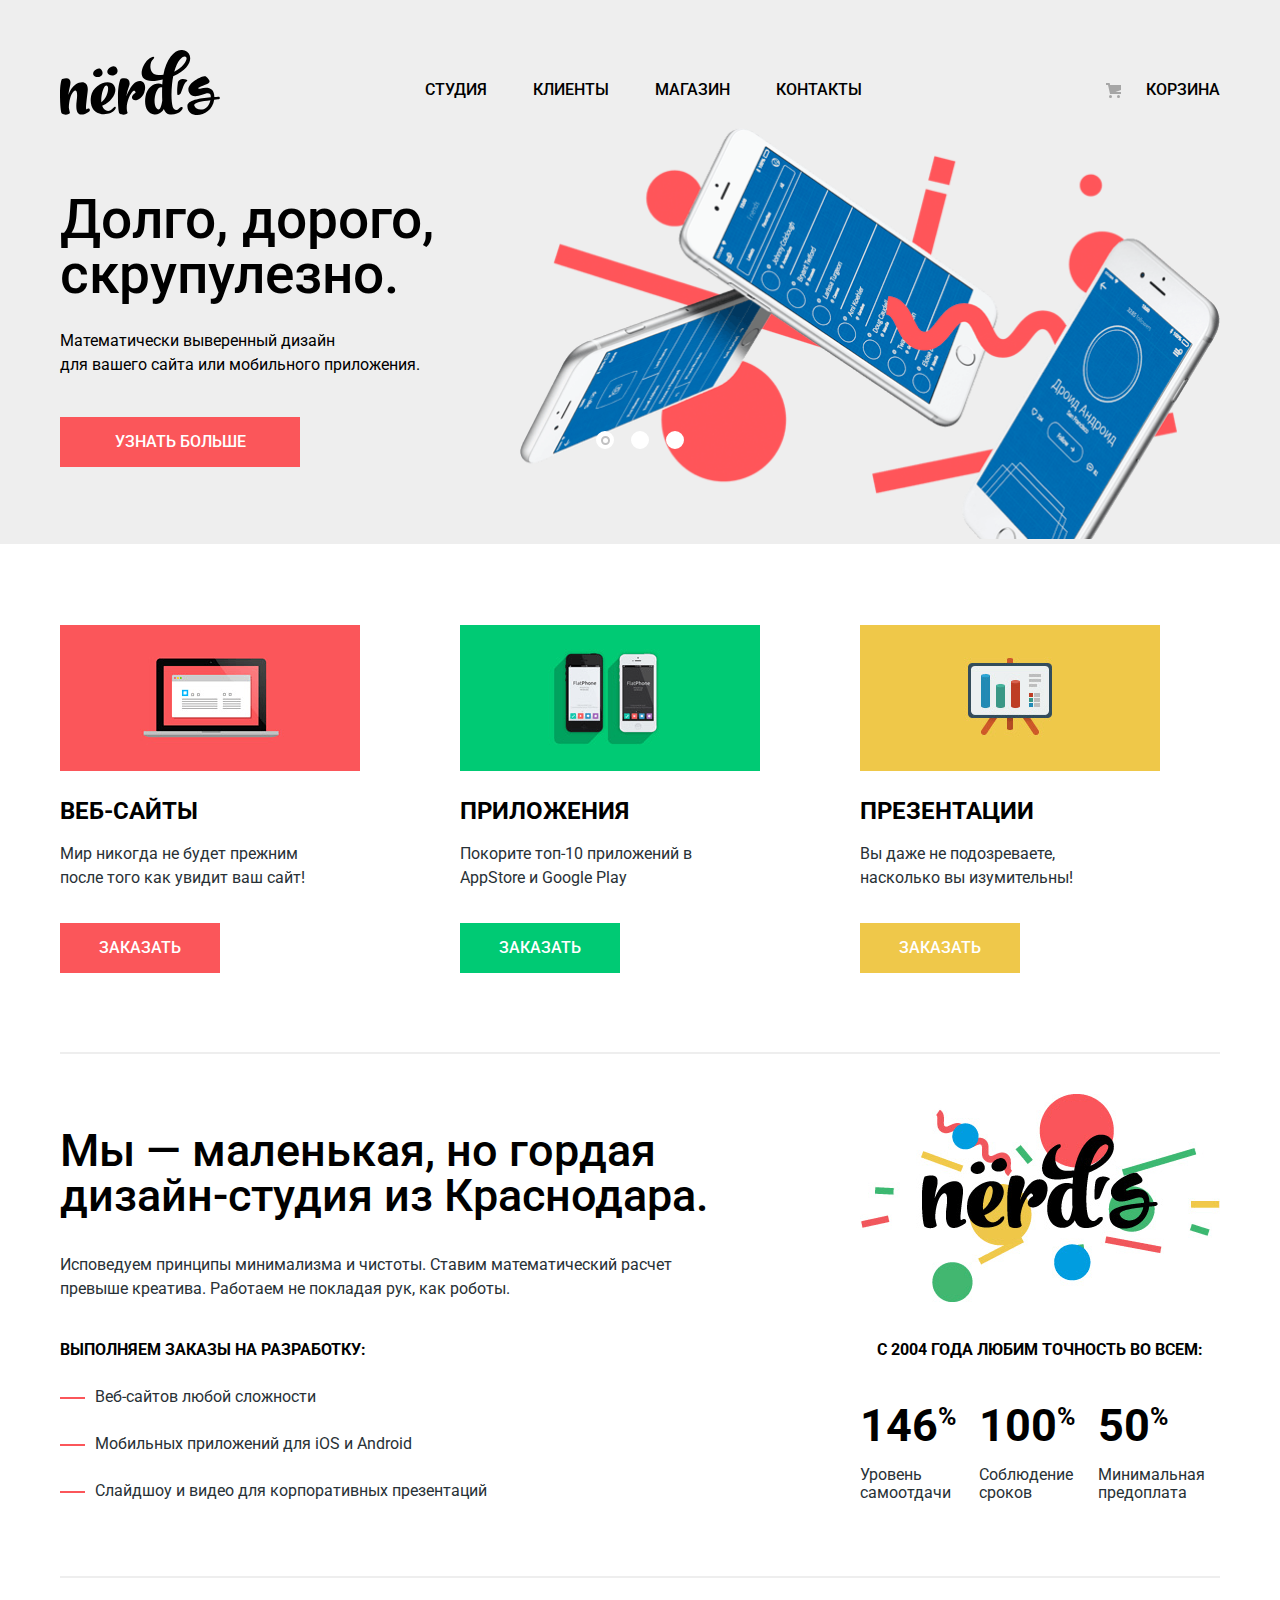
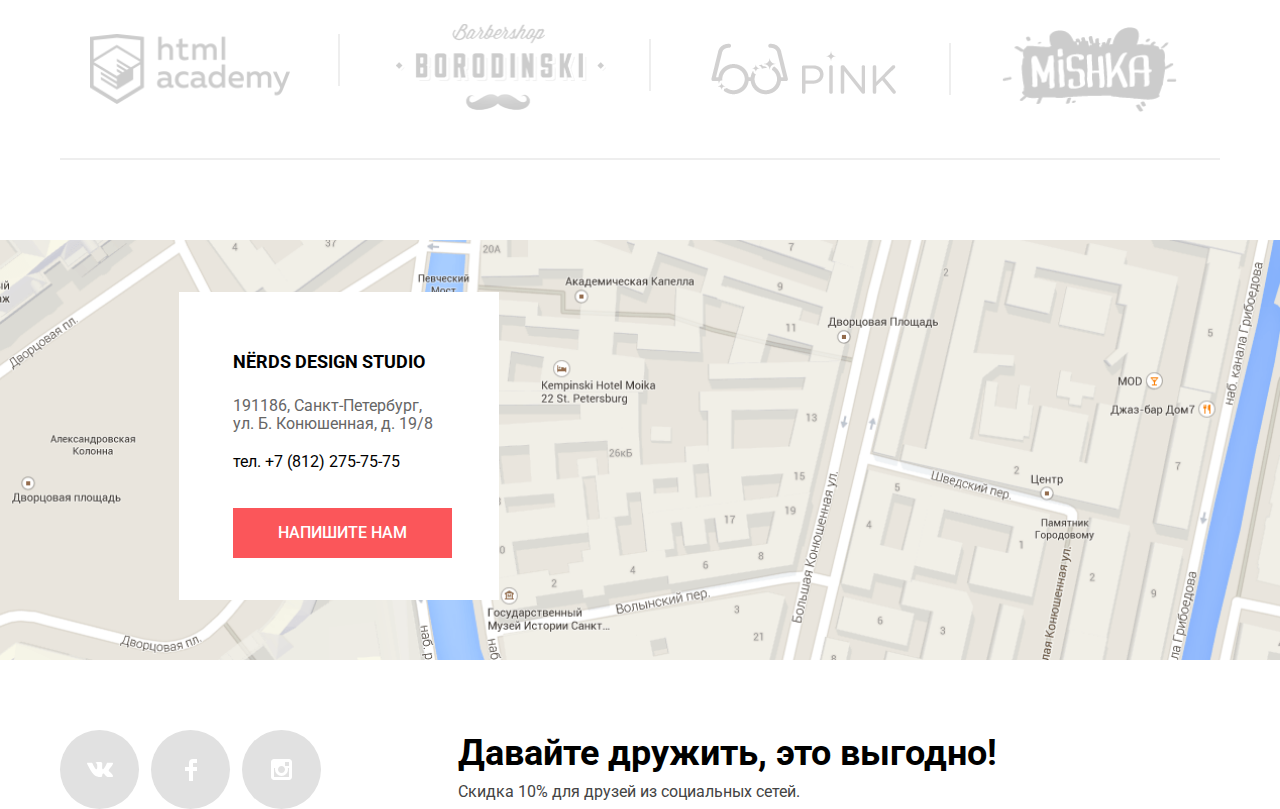
<file: index.html>
<!DOCTYPE html>
<html lang="ru">
  <head>
	<title>Nerds</title>		
	  <link rel="stylesheet" href="css/style.css" />
	  <meta charset="utf-8">
	  <link href="https://fonts.googleapis.com/css?family=Roboto:400,500,700&display=swap&subset=cyrillic" rel="stylesheet">
	</head>
	
	<body>

	  <header class="main-header">
	    <div class="container">
		  <nav class="main-nav">
				<div class="logo">
					<img src="img/icons/nerds-logo.svg" alt="Логотип проекта Нёрдс" title="Нёрдс" width="160" height="65">
				</div>
				<ul class="main-menu">
					<li class="main-menu-item"><a href="#">Студия</a></li>
					<li class="main-menu-item"><a href="#">Клиенты</a></li>
					<li class="main-menu-item"><a href="catalog.html">Магазин</a></li>
					<li class="main-menu-item"><a href="#">Контакты</a></li>	
				</ul>
				<a class="cart-menu" href="#">Корзина</a>
		  </nav>
			</div>
	  </header>
		
	  <main>

			<section class="main-slider">    				
				<div class="container">
					<input type="radio" id="product-1" name="toggle" checked>
					<input type="radio" id="product-2" name="toggle">
					<input type="radio" id="product-3" name="toggle">
					<div class="slider-controls">
						<label for="product-1" aria-label="Первый слайд">Первый</label>
						<label for="product-2" aria-label="Второй слайд">Второй</label>
						<label for="product-3" aria-label="Третий слайд">Третий</label>
					</div>
					<ul class="slider-list">
						
						<li class="slider-item" id="slide1">
							<div class="slider-text">
								<p class="slide-title">Долго, дорого,<br>скрупулезно.</p>
								<p class="slide-description">Математически выверенный дизайн<br> 
								для вашего сайта или мобильного приложения.</p>
								<a class="button button-slide" href="#">Узнать больше</a>
							</div>
							<div class="slide1-image">
							<img src="./img/phones.png" width="760" height="430" alt="картинка мобильного приложения">
							</div>
						</li>
						
						<li class="slider-item" id="slide2">
							<div class="slider-text">
								<p class="slide-title">Любим математику<br>
									как никто другой</p>
								<p class="slide-description">Никакого креатива, только математические формулы для расчета идеальных пропорций.</p>
								<a class="button button-slide" href="#">Узнать больше</a>
							</div>
							<div class="slide2-image">
							<img src="./img/slide2.png" width="660" height="430" alt="картинка математических формул">
							</div>
						</li>
						
						<li class="slider-item" id="slide3">
							<div class="slider-text">
								<p class="slide-title">Только ночь,<br>
									только хардкор</p>
								<p class="slide-description">Работать днем, как все? Мы против этого. Ближе к полуночи работа только начинается.</p>
								<a class="button button-slide" href="#">Узнать больше</a>
							</div>
							<div class="slide3-image">
							<img src="./img/slide3.png" width="700" height="430" alt="картинка работа ночью">
							</div>
						</li>
					
					</ul>
					
				</div>
			</section>

		<div class="service container">
			<ul class="service-list">
				<li class="service-item">
					<img class="image-item" src="img/web.png" alt="Веб-сайты" title="Веб-сайты" width="300" height="146">
					<h3>Веб-сайты</h3>
					<p>Мир никогда не будет прежним<br>после того как увидит ваш сайт!</p>
					<a href="#" class="button button-red">Заказать</a>
				</li>
				<li class="service-item">
					<img class="image-item" src="img/app.png" alt="Приложения" title="Приложения" width="300" height="146">
					<h3>Приложения</h3>
					<p>Покорите топ-10 приложений в<br> AppStore и Google Play</p>
					<a href="#" class="button button-green">Заказать</a>
				</li>
				<li class="service-item">
					<img class="image-item" src="img/presentation.png" alt="Презентации" title="Презентации" width="300" height="146">
					<h3>Презентации</h3>
					<p>Вы даже не подозреваете,<br> насколько вы изумительны!</p>
					<a href="#" class="button button-yellow">Заказать</a>        
				</li>														
			</ul>
		</div>

		<div class="features container">

			<div class="feature">
				<p class="feature-title">Мы — маленькая, но гордая <br>дизайн-студия из Краснодара.</p>
      	<p class="feature-text">Исповедуем принципы минимализма и чистоты. Ставим математический расчет <br>превыше креатива. Работаем не покладая рук, как роботы.</p>
      	<p class="feature-secondtitle">Выполняем заказы на разработку:</p>
      	<ul class="feature-list">
        	<li class="feature-item">Веб-сайтов любой сложности</li>
        	<li class="feature-item">Мобильных приложений для iOS и Android</li>
					<li class="feature-item">Слайдшоу и видео для корпоративных презентаций</li>			
				</ul>
			</div>

			<div class="percents">
				<img class="percents-image" src="img/nerds-illustration.png" alt="Второй логотип студии Нёрдс" title="Логотип студии Нёрдс" width="360" height="208">
				<h3 class="percents-title">с 2004 года Любим точность во всем:</h3>
				<dl class="percents-list">
					<div class="percents-level">
						<dt>146<sup>%</sup></dt>
						<dd>Уровень<br>самоотдачи</dd>
					</div>
					<div class="percents-level">
						<dt>100<sup>%</sup></dt>
						<dd>Соблюдение<br>сроков</dd>
					</div>
					<div class="percents-level">
						<dt>50<sup>%</sup></dt>
						<dd>Минимальная<br>предоплата</dd>
					</div>					
				</dl>
			</div>	

		</div>

		<div class="partners container">
			<ul class="partners-list">
				<li class="partners-item">
					<a href="https://htmlacademy.ru/intensive/htmlcss" target="_blank"><img src="img/logo-1.png" width="200" height="70" alt="Логотип Html Academy"></a>
				</li>
				<li class="partners-item">
					<a href="#"><img src="img/logo-2.png" width="210" height="90" alt="Логотип Barbershop Borodinski"></a>
				</li>
				<li class="partners-item">
					<a href="#"><img src="img/logo-3.png" width="185" height="52" alt="Логотип Pink"></a>
				</li>
				<li class="partners-item">
					<a href="#"><img src="img/logo-4.png" width="175" height="85" alt="Логотип Mishka"></a>
				</li>
			</ul>
		</div>

		</main>
		
		<footer class="main-footer">

			<div class="main-map">
				<div class="main-map-contacts">
					<p class="main-map-title">Nёrds design studio</p>
					<p class="main-map-adress">191186, Санкт-Петербург,<br> ул. Б. Конюшенная, д. 19/8</p>
					<p class="main-map-tel"><a class="tel" href="tel:+78122757575">тел. +7 (812) 275-75-75</a></p>
					<button class="button modal-link" type="button">Напишите нам</button>
				</div>
				<iframe src="https://www.google.com/maps/embed?pb=!1m18!1m12!1m3!1d1998.654168778302!2d30.324424403167985!
				3d59.93788053140718!2m3!1f0!2f0!3f0!3m2!1i1024!2i768!4f13.1!3m3!1m2!1s0x4696310fca5ba729%3A0xea9c53d4493c879f!
				2z0JHQvtC70YzRiNCw0Y8g0JrQvtC90Y7RiNC10L3QvdCw0Y8g0YPQuy4sIDE5LCDQodCw0L3QutGCLdCf0LXRgtC10YDQsdGD0YDQsywgMTkxMTg2!5e0!
				3m2!1sru!2sru!4v1544704404879" width="100%"></iframe>			
			</div>

			<div class="footer container">				

				<div class="soc-button">
					<a href="#"><img src="img/icons/vk-icon.svg" width="26" height="15" alt="vk icon"></a>
					<a href="#"><img src="img/icons/icon-book.svg" width="12" height="22" alt="facebook icon"></a>
					<a href="#"><img src="img/icons/insta-icon.svg" width="21" height="21" alt="instagram icon"></a>
				</div>	

				<div class="footer-list">
					<p class="footer-title">Давайте дружить, это выгодно!</p>
					<p class="footer-text">Скидка 10% для друзей из социальных сетей.</p>
				</div>				

			</div>
			
		</footer>		

		<div class="modal">
			<div class="modal-close-container">
    	<h2>Напишите нам</h2>
    	<form class="feedback" action="https://echo.htmlacademy.ru" method="post">
    		<div class="feedback-username-email">
    			<p class="half-width">
    				<label for="write-username">Ваше имя:</label>
    				<input type="text" name="login" id="write-username" placeholder="Имя Фамилия">
    			</p>
    			<p class="half-width">
    				<label for="write-email">Ваш e-mail:</label>
    				<input type="email" name="email" id="write-email" placeholder="email@example.com">
    			</p>
   			</div>
    		<p class="full-width">
    			<label for="write-text">Текст письма:</label>
    			<input class="text-mail" type="text" name="text" id="write-text" placeholder="В свободной форме">
    		</p>
    		<button class="button button-red button-modal" type="submit">Отправить</button>
			</form>			
				<button class="modal-close" type="button">      	
				</button>
			</div>	
		</div>
    	


		<script src="js/modal.js"></script>
	  
	</body>
</html>
</file>
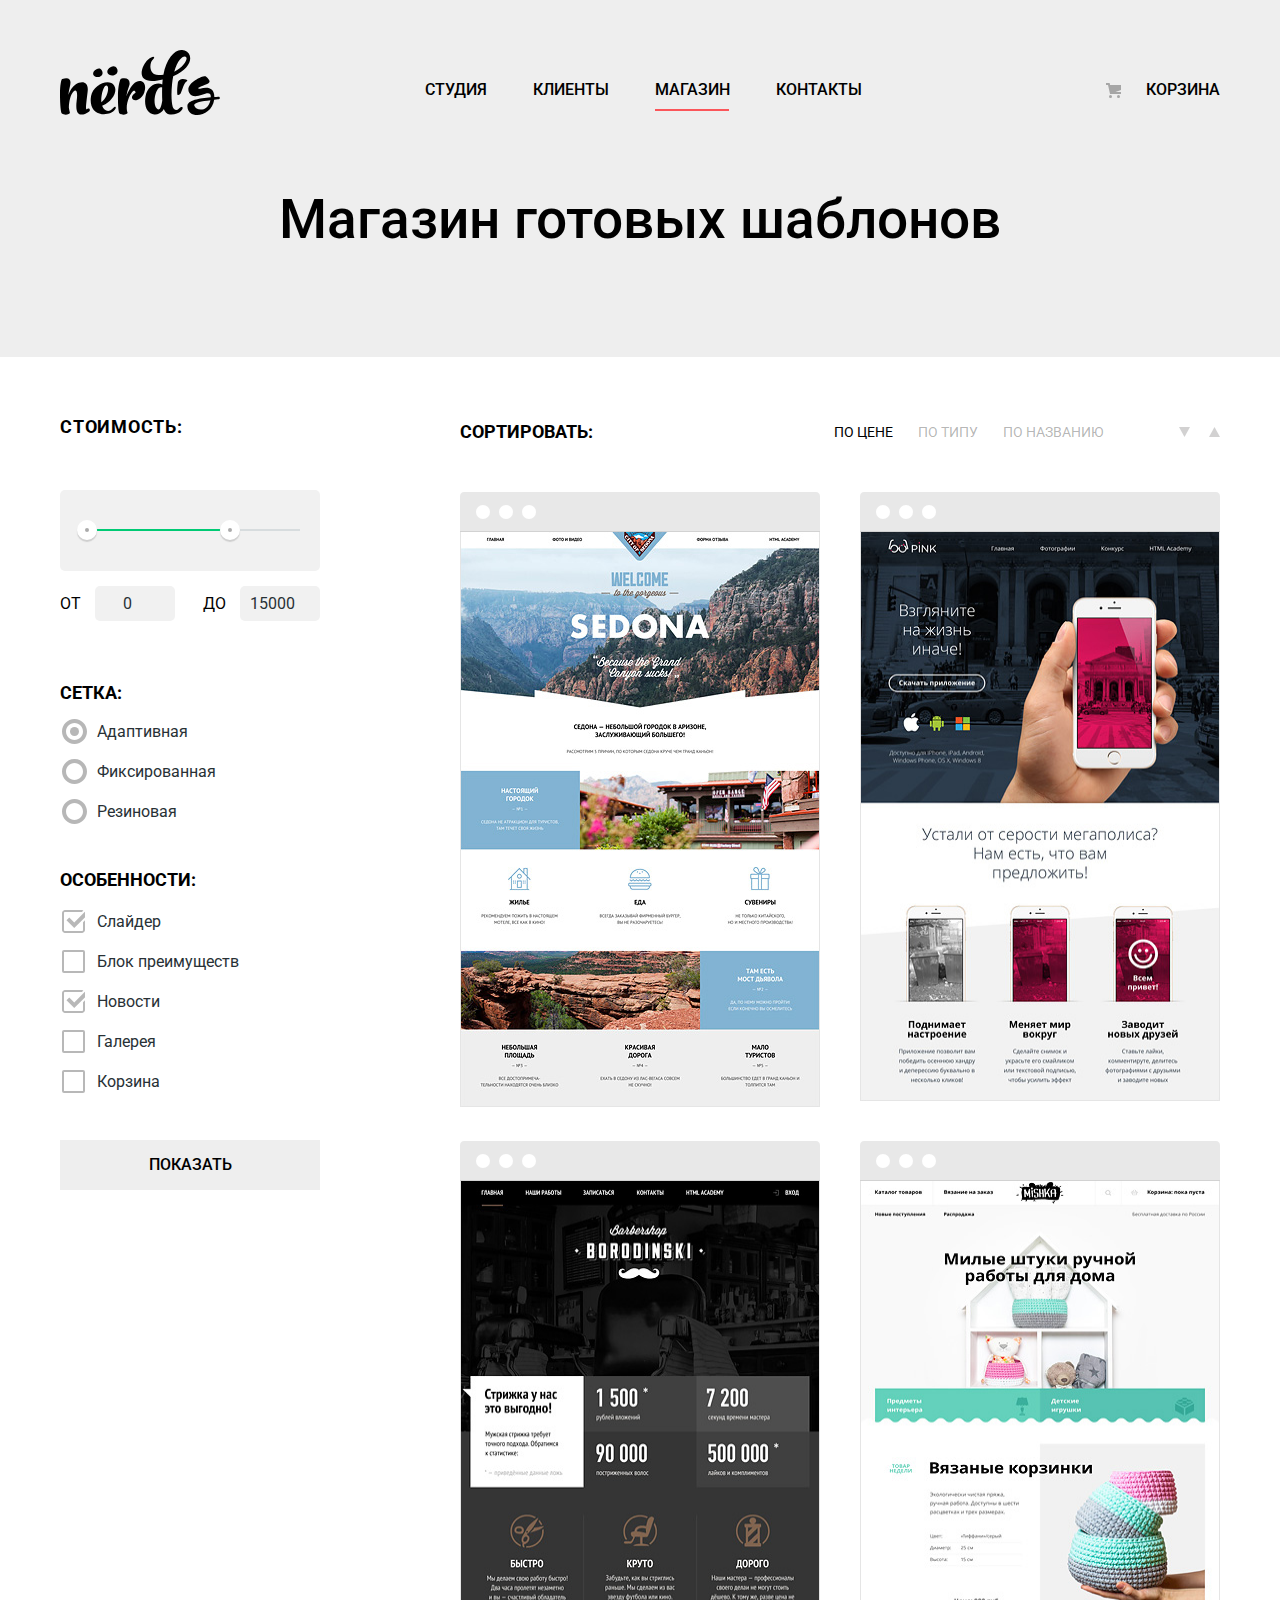
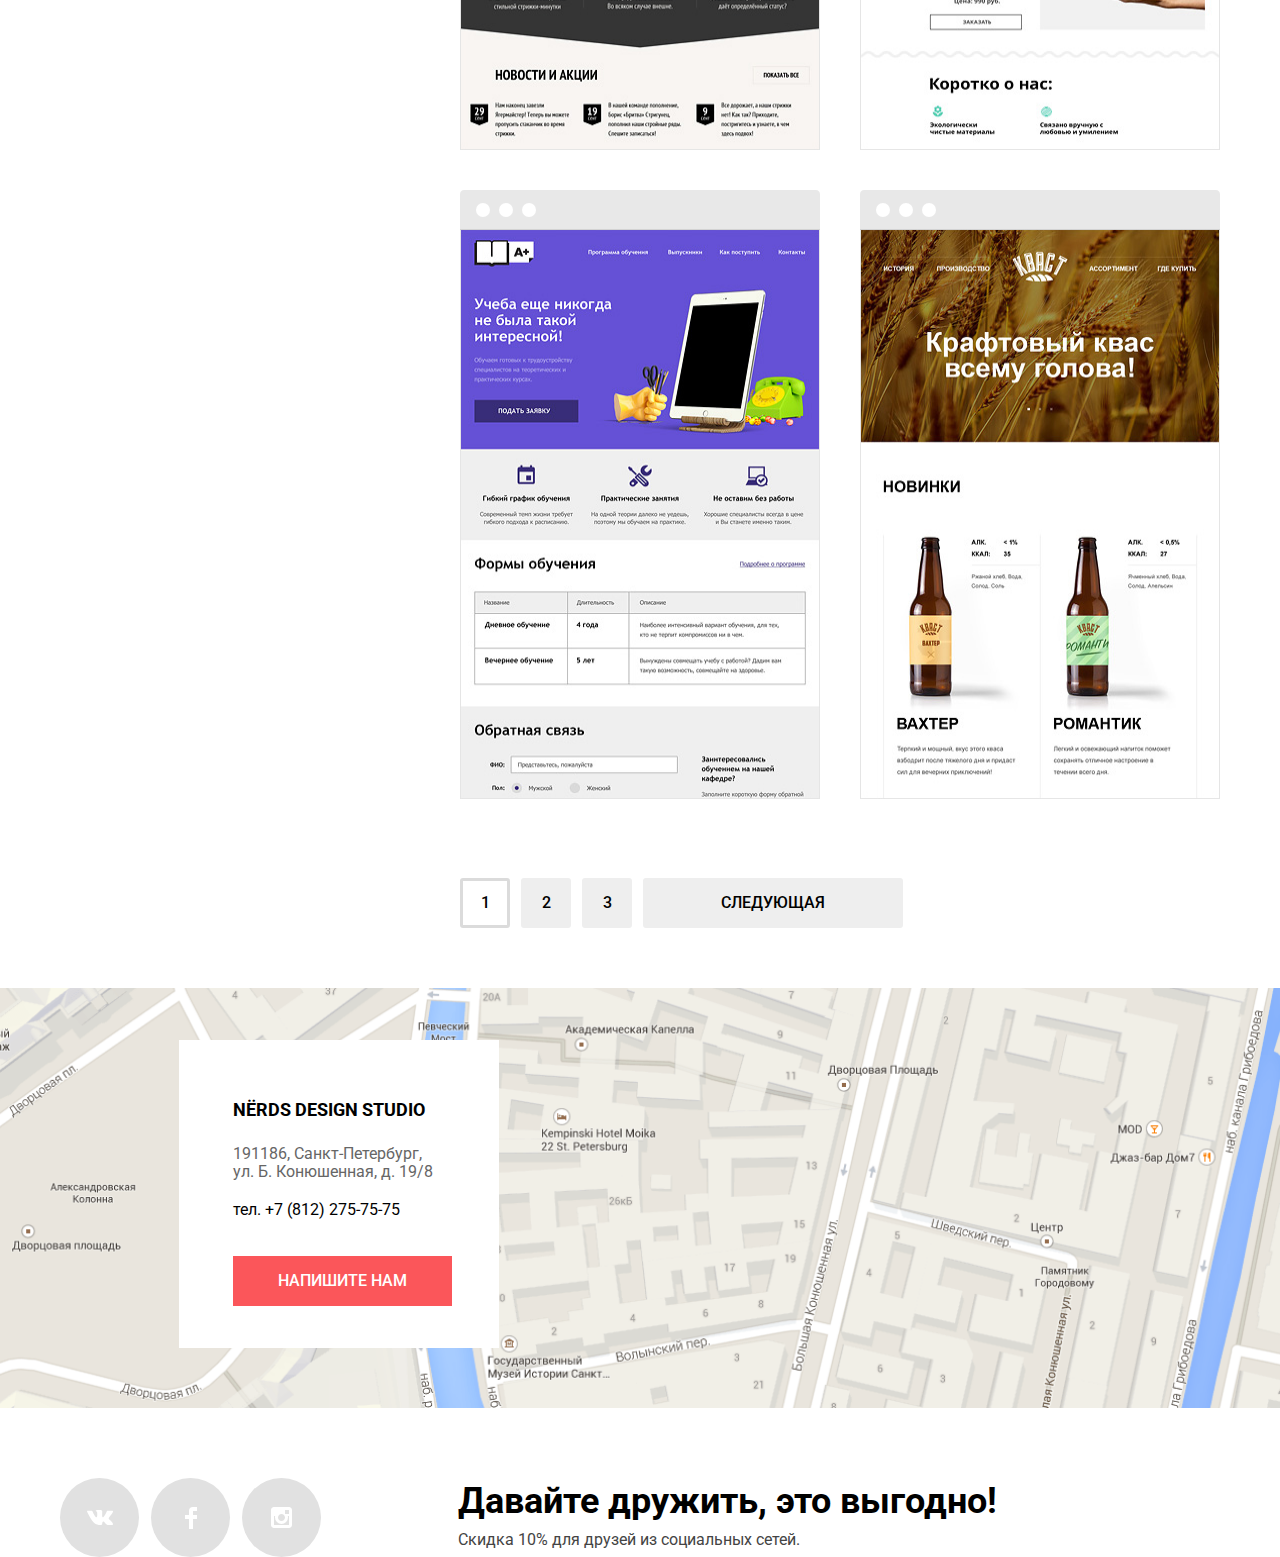
<file: catalog.html>
<!DOCTYPE html>
<html lang="ru">
  <head>
	<title>Nerds catalog</title>		
	  <link rel="stylesheet" href="css/style.css" />
	  <meta http-equiv="Content-type" content="text/html;charset=UTF-8" />
	  <link href="https://fonts.googleapis.com/css?family=Roboto:400,500,700&display=swap&subset=cyrillic" rel="stylesheet">
	</head>
	
	<body>

	  <header class="main-header">
	    <div class="container">
		  <nav class="main-nav">
				<div class="logo">
					<a href="index.html">
						<img src="img/icons/nerds-logo.svg" alt="Логотип проекта Нёрдс" title="Нёрдс" width="160" height="65">
					</a>
				</div>
				<ul class="main-menu">
					<li class="main-menu-item"><a href="#">Студия</a></li>
					<li class="main-menu-item"><a href="#">Клиенты</a></li>
					<li class="main-menu-item main-menu-item-active">Магазин</li>
					<li class="main-menu-item"><a href="#">Контакты</a></li>	
				</ul>
				<a class="cart-menu" href="#">Корзина</a>
		  </nav>
			</div>
	  </header>
		
	  <main>

			<div class="title-catalog">
				<div class="container">
					<h1>Магазин готовых шаблонов</h1>
				</div>
			</div>

			<div class="filter-catalog container">

				<div class="filter-form">
					<form class="filter" method="get" action="https://echo.htmlacademy.ru">

						<fieldset class="filter-item">
							<legend>Стоимость:</legend>
							<div class="range-filter">
								<div class="range-controls">
									<div class="scale">
										<div class="bar"></div>
									</div>
									<div class="toggle toggle-min"></div>
									<div class="toggle toggle-max"></div>
								</div>
								<div class="price-controls">
									<label class="min-price">от <input name="min-price" type="number" value="0" aria-label="Минимальная цена"></label>
									<label class="max-price">до <input name="max-price" type="number" value="15000" aria-label="Максимальная цена"></label>
								</div>
							</div>
						</fieldset>
	
						<fieldset class="filter-grid">							
							<legend>Сетка:</legend>
								<ul class="filter-list">
									<li class="filter-option">
											<input class="filter-input filter-input-radio" type="radio" name="template-type" id="filter-adaptive" value="adaptive" checked>
											<label for="filter-adaptive">Адаптивная</label>
									</li>
									<li class="filter-option">
											<input class="filter-input filter-input-radio" type="radio" name="template-type" id="filter-fixed" value="fixed">
											<label for="filter-fixed">Фиксированная</label>
									</li>
									<li class="filter-option">
											<input class="filter-input filter-input-radio" type="radio" name="template-type" id="filter-fluid" value="fluid">
											<label for="filter-fluid">Резиновая</label>
									</li>
								</ul>
						</fieldset>
						
						<fieldset class="filter-features">							
							<legend>Особенности:</legend>							
							<ul class="filter-list">
								<li class="filter-option">
										<input class="filter-input filter-input-checkbox" type="checkbox" name="slider" id="filter-slider" checked>
										<label for="filter-slider">Слайдер</label>
								</li>	
								<li class="filter-option">
										<input class="filter-input filter-input-checkbox" type="checkbox" name="advantages" id="filter-advantages">
										<label for="filter-advantages">Блок преимуществ</label>
								</li>	
								<li class="filter-option">
										<input class="filter-input filter-input-checkbox" type="checkbox" name="news" id="filter-news" checked>
										<label for="filter-news">Новости</label>
								</li>	
								<li class="filter-option">
										<input class="filter-input filter-input-checkbox" type="checkbox" name="gallery" id="filter-gallery">
										<label for="filter-gallery">Галерея</label>
								</li>	
								<li class="filter-option">
										<input class="filter-input filter-input-checkbox" type="checkbox" name="cart" id="filter-cart">
										<label for="filter-cart">Корзина</label>
								</li>	
							</ul>								
						</fieldset>

						<button type="submit" class="button button-filter">Показать</button>
					</form>
				</div>

				<div class="catalog">

					<div class="catalog-sort">
						<h3 class="sort-title">Сортировать:</h3>
						<div class="sort-list">
							<p class="sort-item sort-item-active"><a href="#">По цене</a></p>
							<p class="sort-item"><a href="#">По типу</a></p>
							<p class="sort-item"><a href="#">По названию</a></p>
						</div>
						<div class="sort-img">  
							<a class="sort-img-down" href="#" aria-label="Стрелка сортировки вниз">
								<img src="img/icons/icon-down-dir.svg" width="11" height="10" alt="icon up">
							</a>
							<a class="sort-img-up" href="#" aria-label="Стрелка сортировки вверх">
								<img src="img/icons/icon-up-dir.svg" width="11" height="10" alt="icon down">
							</a> 
						</div>
					</div>					

						<ul class="catalog-list">
							<li class="catalog-item">
								<a href="#">
									<img src="img/img-sedona.jpg" alt="Шаблон сайта для туристов Sedona" title="Шаблон сайта для туристов Sedona"
									width="360" height="576">
								</a>
								<div class="item-info">
									<h3 class="item-name">
										<a href="#">Sedona</a>
									</h3>
									<p class="item-description">Информационный сайт<br>для туристов</p>
									<a href="#" class="button button-item">9 900 руб.</a>
								</div>
							</li>
							<li class="catalog-item">
								<a href="#">
									<img src="img/img-pink.jpg" alt="Шаблон сайта Pink App" title="Шаблон сайта Pink App" width="360"
								height="570">
								</a>
								<div class="item-info">
									<h3 class="item-name">
										<a href="#">Pink App</a>
									</h3>
									<p class="item-description">Продуктовый лендинг<br>приложения для iOS и Android</p>
									<a href="#" class="button button-item">9 900 руб.</a>
								</div>
							</li>
							<li class="catalog-item">
								<a href="#">
									<img src="img/img-barbershop.jpg" alt="Шаблон сайта для барбершопа Borodinski"
									title="Шаблон сайта для барбершопа Borodinski" width="360" height="570">
								</a>	
								<div class="item-info">                  
									<h3 class="item-name">
										<a href="#">Barbershop</a>
									</h3>
									<p class="item-description">Сайт салона красоты.<br>Для мужчин, да.</p>
									<a href="#" class="button button-item">9 900 руб.</a>
								</div>
							</li>
							<li class="catalog-item">
								<a href="#">
									<img src="img/img-mishka.jpg" alt="Шаблон сайта ручной работы Mishka" title="Шаблон сайта ручной работы Mishka"
											width="360" height="570">
								</a>
								<div class="item-info">
									<h3 class="item-name">
										<a href="#">Mishka</a>
									</h3>
									<p class="item-description">Интернет-магазин<br>вязаных игрушек</p>
									<a href="#" class="button button-item">9 900 руб.</a>
								</div>
							</li>
							<li class="catalog-item">
								<a href="#">
									<img src="img/img-aplus.jpg" alt="Шаблон сайта A Plus" title="Шаблон сайта A Plus" width="360" height="570">
								</a>
								<div class="item-info">
									<h3 class="item-name">
										<a href="#">A Plus</a>
									</h3>
									<p class="item-description">Лендинг курсов повышения<br>квалификации</p>
									<a href="#" class="button button-item">9 900 руб.</a>
								</div>
							</li>
							<li class="catalog-item">
								<a href="#">
								<img src="img/img-kvast.jpg" alt="Шаблон сайта крафтового кваса Кваст"
											title="Шаблон сайта крафтового кваса Кваст" width="360" height="570">
								</a>			
								<div class="item-info">
									<h3 class="item-name">
										<a href="#">Кваст</a>
									</h3>
									<p class="item-description">Промо-сайт производителя<br>крафтового кваса</p>
									<a href="#" class="button button-item">9 900 руб.</a>
								</div>
							</li>							
						</ul>

						<ul class="pagination">
							<li class="pagination-item"><a class="pagination-link pagination-link-active" href="#">1</a></li>
							<li class="pagination-item"><a class="pagination-link" href="#">2</a></li>
							<li class="pagination-item"><a class="pagination-link" href="#">3</a></li>
							<li class="pagination-item"><a class="pagination-link pagination-next" href="#">Следующая</a></li>
						</ul>    
					 	
				</div>

			</div>

		</main>
		
		<footer class="main-footer">

			<div class="main-map">
				<div class="main-map-contacts">
					<p class="main-map-title">Nёrds design studio</p>
					<p class="main-map-adress">191186, Санкт-Петербург,<br> ул. Б. Конюшенная, д. 19/8</p>
					<p class="main-map-tel"><a class="tel" href="tel:+78122757575">тел. +7 (812) 275-75-75</a></p>
					<button class="button modal-link" type="button">Напишите нам</button>
				</div>
				<iframe src="https://www.google.com/maps/embed?pb=!1m18!1m12!1m3!1d1998.654168778302!2d30.324424403167985!
				3d59.93788053140718!2m3!1f0!2f0!3f0!3m2!1i1024!2i768!4f13.1!3m3!1m2!1s0x4696310fca5ba729%3A0xea9c53d4493c879f!
				2z0JHQvtC70YzRiNCw0Y8g0JrQvtC90Y7RiNC10L3QvdCw0Y8g0YPQuy4sIDE5LCDQodCw0L3QutGCLdCf0LXRgtC10YDQsdGD0YDQsywgMTkxMTg2!5e0!
				3m2!1sru!2sru!4v1544704404879" width="100%"></iframe>	
			</div>

			<div class="footer container">				

				<div class="soc-button">
					<a href="#"><img src="img/icons/vk-icon.svg" width="26" height="15" alt="vk icon"></a>
					<a href="#"><img src="img/icons/icon-book.svg" width="12" height="22" alt="facebook icon"></a>
					<a href="#"><img src="img/icons/insta-icon.svg" width="21" height="21" alt="instagram icon"></a>
				</div>	

				<div class="footer-list">
					<p class="footer-title">Давайте дружить, это выгодно!</p>
					<p class="footer-text">Скидка 10% для друзей из социальных сетей.</p>
				</div>				

			</div>
			
		</footer>
		
		<div class="modal">
			<div class="modal-close-container">
    	<h2>Напишите нам</h2>
    	<form class="feedback" action="https://echo.htmlacademy.ru" method="post">
    		<div class="feedback-username-email">
    			<p class="half-width">
    				<label for="write-username">Ваше имя:</label>
    				<input type="text" name="login" id="write-username" placeholder="Имя Фамилия">
    			</p>
    			<p class="half-width">
    				<label for="write-email">Ваш e-mail:</label>
    				<input type="email" name="email" id="write-email" placeholder="email@example.com">
    			</p>
   			</div>
    		<p class="full-width">
    			<label for="write-text">Текст письма:</label>
    			<input class="text-mail" type="text" name="text" id="write-text" placeholder="В свободной форме">
    		</p>
    		<button class="button button-red button-modal" type="submit">Отправить</button>
			</form>			
				<button class="modal-close" type="button">      	
				</button>
			</div>	
		</div>

		<script src="js/modal.js"></script>
	  
	</body>
</html>
</file>
<file: css/style.css>
*{padding: 0;margin: 0;border: 0;}
*,*:before,*:after{-moz-box-sizing: border-box;-webkit-box-sizing: border-box;box-sizing: border-box;}
:focus,:active{outline: none;}
a:focus,a:active{outline: none;}
nav,footer,header,aside{display: block;}
html,body{height:100%;width:100%;font-size:100%;line-height:1;font-size:14px;-ms-text-size-adjust:100%;-moz-text-size-adjust:100%;-webkit-text-size-adjust:100%;}
input,button,textarea{font-family:inherit;}
input::-ms-clear{display: none;}
button{cursor: pointer;}
button::-moz-focus-inner{padding:0;border:0;}
a,a:visited{text-decoration: none;}
a:hover{text-decoration: none;}
ul li{list-style: none;}
img{vertical-align: top;}
h1,h2,h3,h4,h5,h6{font-size:inherit;font-weight: inherit;}

body {
  font-family: 'Roboto', Arial, sans-serif;
  font-size: 16px;
  font-weight: 400;
  line-height: 24px;
  color: #000000;
  background-color: #ffffff;
  position: relative;  	
}

img {
  max-width: 100%;
}

a {
  color: #000;
}

.container {
  width: 1160px;
  margin: 0 auto;
}

.main-header {
  font-size: inherit;
  line-height: 30px;
  font-weight: 500;
  text-transform: uppercase;
  background-color: #eeeeee;
  padding-bottom: 18px;
}

.main-header .container {
  padding-top: 50px;
}

.main-nav  {
  display: flex;
  justify-content: space-between;
  margin: 0;
  padding: 0; 
}

.logo img:hover {
  opacity: 0.8;
}

.logo img:active {
  opacity: 0.3;
}

.main-menu {
  display: flex;
  flex-wrap: wrap; 
  margin-right: 80px;
  position: relative; 
}

.main-menu-item {
  margin-right: 46px;
  padding-top: 25px;
  padding-bottom: 16px;
}

.main-menu-item:last-child {
  margin-right: 0;
}

.main-menu-item-active::before {
  content: "";
  position: absolute;
  width: 74px;
  height: 2px;
  background-color: #fb565a;
  bottom: 10px;
}

.main-menu-item a:hover,
.cart-menu:hover {  
  color: #fb565a;

}

.main-menu-item a:active,
.cart-menu:active {
  color: rgba(0, 0, 0, 0.3);
}

.cart-menu {
  padding-top: 25px;
  position: relative;
}

.cart-menu::before {
  content: "";
  position: absolute;
  width: 15px;
  height: 15px;
  background-image: url(../img/icons/cart-icon.svg);
  display: inline-block;
  left: -40px;
  top: 33px;
}

.main-slider {
  min-height: 405px;
  margin-bottom: 81px;
  background-color: #eeeeee;
  min-width: 1160px;
  background-repeat: no-repeat;
  background-position: top right;
  text-align: left;
  position: relative;
  
  -webkit-transition: background-image 0.5s ease, background-color 0.5s ease;
  
  -o-transition: background-image 0.5s ease, background-color 0.5s ease;
  
  transition: background-image 0.5s ease, background-color 0.5s ease;
}

.main-slider input {
  display: none;
}

.main-slider::before,
.main-slider::after {
content: "";
visibility: hidden;
}

.slider-list img {
  display: block;
}

.slide1-image,
.slide2-image,
.slide3-image {
  margin-left: 20px;
  margin-top: -11px;
}

#slide2::before {
background-image: url("../img/slide2.png");
}

#slide2 .slide-title{
  width: 515px;
}

#slide2 .slide-description {
  width: 409px;
}

#slide3::after {
background-image: url("../img/slide3.png");
}

.slider-list {
  list-style: none;
  margin: 0;
  padding: 0;
}

.slider-item {
  display: none;
}

.slider-text {
  padding-top: 53px;
}

#product-1:checked ~ .slider-list #slide1,
#product-2:checked ~ .slider-list #slide2,
#product-3:checked ~ .slider-list #slide3 {
display: -webkit-box;
display: -ms-flexbox;
display: flex;
justify-content: space-between;
}

#product-1:checked ~ .slider-controls label[for="product-1"]::before,#product-2:checked ~ .slider-controls label[for="product-2"]::before,#product-3:checked ~ .slider-controls label[for="product-3"]::before {
  content: "";
  width: 9px;
  height: 9px;
  position: absolute;
  border-radius: 50%;
  border: 2px solid #c1c1c2;
  right: -5px;
  top: -4px;
}


/*.slide {
  display: none;
} */

.slide-title {
  font-size: 55px;
  line-height: 55px;
  font-weight: 500;
  margin: 0 auto;
  margin-bottom: 27px;
}

.slide-description {
  /*margin: 0 auto; */
  margin-bottom: 40px;
}

.slider-controls {
  position: absolute;
  bottom: 95px;
  /*left: 716px; */
  left: 50%;
  transform: translateX(-50%);
  z-index: 20;
  font-size: 0;
}

.slider-controls label {
  position: relative;
  display: inline-block;
  width: 0px;
  height: 0px;
  margin-right: 17px;
  vertical-align: bottom;
  background-color: transparent;
  border: 9px solid #ffffff;
  border-radius: 50%;
  cursor: pointer;
}

.slider-controls label:last-child {
  margin-right: 0;
}

.slider-item img {
  max-height: 411px;
  max-width: 700px;
}

.button {
  display: block;
  font-size: 16px;
  font-weight: 500;
  line-height: 18px;
  text-align: center;
  color: #ffffff;
  text-transform: uppercase;
  text-align: center;
  padding-top: 16px;
}

.button-slide {
  width: 240px;
  height: 50px;
  background-color: #fb565a;
}

.button-slide:hover {
  background-color: #e74246;
}

.button-slide:active {
  box-shadow: inset 0px 3px 0 0 rgba(0, 1, 1, 0.1);
  background-color: #d7373b;
  color: rgba(255, 255, 255, 0.3)
}

.service-list {
  display: flex;
  flex-wrap: wrap;
  justify-content: space-between;   
}

.service-item {
  margin-bottom: 79px; 
}

.service-item p {
  max-width: 300px;
  text-align: left;
  color: #283136;
  margin-bottom: 33px;  
}

.service-item:nth-child(3n) {
  margin-right: 60px;
}

.service-item h3 {
  font-size: 24px;
  font-weight: bold;
  line-height: 30px;
  margin-bottom: 16px;
  text-transform: uppercase;
}

.image-item {
  margin-bottom: 25px;
}

.button-red,
.button-green,
.button-yellow {
  width: 160px;
  height: 50px;
}

.button-red:active,
.button-green:active,
.button-yellow:active {
  color: rgba(255, 255, 255, 0.3);
}


.button-red {
  background-color: #fb565a;
}

.button-red:hover {
  background-color: #e74246;
}

.button-red:active {
  box-shadow: inset 0px 3px 0 0 rgba(0, 1, 1, 0.1);
  background-color: #d7373b;
}

.button-green {
  background-color: #00ca74;
}

.button-green:hover {
  background-color: #00bc6c;
}

.button-green:active {
  box-shadow: inset 0px 3px 0 0 rgba(0, 1, 1, 0.1);
  background-color: #00aa62;
}

.button-yellow {
  background-color: #efc84a;
}

.button-yellow:hover {
  background-color: #eab534;
}

.button-yellow:active {
  box-shadow: inset 0px 3px 0 0 rgba(0, 1, 1, 0.1);
  background-color: #e5a722;
}

.features {
  border-top: 2px solid #eeeeee;
  display: flex;
  justify-content: space-between;
  margin-bottom: 50px;
}

.feature-title {
  font-size: 45px;
  font-weight: 500;
  line-height: 45px;
  margin-top: 74px;
  margin-bottom: 35px;
}

.feature-text {
  color: #283136;
  margin-bottom: 37px;
}

.feature-secondtitle {
  font-weight: bold;
  text-transform: uppercase;
  margin-bottom: 23px;
}

.feature-list {
  color: #283136;  
}

.feature-item {
  margin-bottom: 23px;
  position: relative;
  padding-left: 35px;
  max-width: 645px;
}

.feature-item::before {
  content: "";
  position: absolute;
  display: inline-block;
  width: 25px;
  height: 2px;
  background-color: #fb565a;
  top: 12px;
  left: 0;
}

.percents-image {
  margin-top: 40px;
  margin-bottom: 36px;
}

.percents-title {
  font-weight: bold;
  text-align: center;
  text-transform: uppercase;
  margin-bottom: 50px;
}

.percents-list {
  display: flex;
  justify-content: space-between;
  flex-wrap: wrap;
}

.percents-level dt {
  font-size: 45px;
  font-weight: bold;
  line-height: 10px; 
  margin-bottom: 35px;
}

.percents-level:last-child {
  margin-right: 15px;
}

dt sup {
  font-size: 25px;
}

.percents-level dd {
  line-height: 18px; 
  color: #283136
}

.partners { 
  border-top: 2px solid #eeeeee;
  border-bottom: 2px solid #eeeeee;
  margin-bottom: 80px;
}

.partners-list {
  display: flex;
  flex-wrap: wrap;
  justify-content: space-between;
  align-items: center;
  margin-top: 46px;
  margin-bottom: 44px;
  margin-left: 30px;
  margin-right: 43px;  
}

.partners-item {
  position: relative;
}

.partners-item img {
  opacity: 0.2;
}

.partners-item img:hover {
  opacity: 1;
}

.partners-item img:active {
  opacity: 0.1;
}

.partners-item:first-child::after,
.partners-item:nth-child(2)::after,
.partners-item:nth-child(3)::after {
  content: "";
  position: absolute;
  display: inline-block;
  width: 2px;
  height: 52px;
  background-color: #eeeeee;  
}

.partners-item:first-child::after {
  right: -50px;
}

.partners-item:nth-child(2)::after {
  right: -45px;
  top: 15px;
}

.partners-item:nth-child(3)::after {
  right: -55px;
}

.main-map {
  width: 100%;
  position: relative;
  display: flex;
  min-height: 420px;
  background-image: url(../img/map.png);
  background-size: cover;
  background-position: center;
  background-repeat: no-repeat;
}

.main-map-contacts {
  position: absolute;
  width: 320px;
  min-height: 308px;
  background-color: #ffffff;
  z-index: 1;
  left: 179px;
  padding: 0 54px;
  bottom: 60px;
}  

.map-yandex {
  position: absolute;
  width: 100%;
  height: 420px;
  border: none;
}

.main-map-title {
  text-transform: uppercase;
  font-size: 18px;
  font-weight: bold;
  line-height: 30px;
  margin-top: 55px;
  margin-bottom: 20px;
}

.main-map-adress,
.main-map-tel {
  line-height: 18px;
  color: #666666;
}

.main-map-adress {
  margin-bottom: 20px;
}

.main-map-tel {
  margin-bottom: 37px;
}

.modal-link {
  width: 219px;
  height: 50px;
  background-color: #fb565a;
  padding-top: 0;
}

.modal-link:hover {
  background-color: #e74246;
}

.modal-link:active {
  box-shadow: inset 0px 3px 0 0 rgba(0, 1, 1, 0.1);
  background-color: #d7373b;
  color: rgba(255, 255, 255, 0.3);
}

.footer {
  display: flex;  
  margin-bottom: 70px;
}

.soc-button {
  display: flex;
  justify-content: space-between;
  margin-top: 70px;
}

.soc-button a {
  display: flex;
  justify-content: center;
  align-items: center;
  width: 79px;
  height: 79px;
  background-color: #e1e1e1;
  border-radius: 50%;
  margin-right: 12px;
}

.soc-button a:hover {
  background-color: #e74246;
}

.soc-button a:active {
  box-shadow: inset 0px 3px 0 0 rgba(0, 1, 1, 0.1);
  background-color: #d7373b;
}

.soc-button img:active {
  opacity: 0.3;
}

.footer-list {
  padding-left: 125px;
  padding-top: 75px;
}

.footer-title {
  font-size: 36px;
  font-weight: bold;
  line-height: 36px;
  margin-bottom: 10px;
}

.footer-text {
  line-height: 22px;
  color: #444444;
}

.title-catalog {
  background-color: #eeeeee;
  padding-top: 53px;
  padding-bottom: 110px;
  margin-bottom: 55px;
}

.title-catalog h1 {
  font-size: 55px;
  font-weight: 500;
  line-height: 55px;
  text-align: center;
}

.filter-catalog {
  display: flex;
  justify-content: space-between;  
}

.filter-form {
  max-width: 260px;
  margin-right: 140px;
}

.filter-item legend {
  font-size: 18px;
  font-weight: bold;
  line-height: 30px;
  letter-spacing: 0.75px;
  text-transform: uppercase;
  margin-bottom: 48px;
}

.range-filter {
  width: 260px;
  margin-bottom: 57px;
}

.range-controls {
  position: relative;  
  height: 81px;
  margin-bottom: 15px;
  padding-top: 39px;
  padding-right: 20px;
  padding-left: 20px;  
  background-color: #f1f1f1;  
  border-radius: 5px;
}

.range-controls .scale {
  height: 2px;
  background: #d7dcde;
}

.range-controls .bar {
  height: 2px;
  background: #00ca74;
  margin-left: 5%; 
  width: 60%;
}

.range-controls .toggle {
  position: absolute;
  top: 30px;
  left: 0;  
  width: 20px;
  height: 20px;  
  background-color: #ababab; 
  border: 8px solid #ffffff;
  border-radius: 50%;  
  box-shadow: 0 2px 1px 0 #cfcfcf;  
  cursor: pointer;
}

.range-controls .toggle-min {
  left: 17px;
}

.range-controls .toggle-max {
  left: 160px;
}

.price-controls label {
  display: inline-block;
  width: 50%;  
  font-size: 16px;
  text-transform: uppercase;
}

.price-controls input {
  width: 80px;
  padding: 8px 10px;
  margin-left: 10px;  
  font-size: 16px;
  text-align: center;
  color: #283136;  
  border: none;
  border-radius: 5px;
  background: #f1f1f1;
}

.price-controls {
  font-size: 0;
}

.max-price {
  text-align: right;
}

.filter-grid {
  margin-bottom: 25px;
}

.filter-grid legend {
  font-size: 18px;
  font-weight: bold;
  line-height: 30px;
  text-transform: uppercase;
  margin-bottom: 12px;
}

.filter-option {
  margin-bottom: 16px;
}

.filter-option label {
  font-size: 16px;
  line-height: 20px;
  color: #283136;
  padding-left: 5px;
}

.filter-features {
  margin-bottom: 30px;
}

.filter-features legend {
  font-size: 18px;
  font-weight: bold;
  line-height: 30px;
  text-transform: uppercase;
  margin-bottom: 15px;
}

.filter-input-checkbox {
  opacity: 0;
}

.filter-input-checkbox + label {
  position: relative;
  display: inline-block;
  padding-left: 20px;
}

.filter-input-checkbox + label::before {
  content: "";
  display: inline-block;
  position: absolute;
  width: 23px;
  height: 23px;
  opacity: 0.4;
  border: 2px solid #4d4d4d;
  border-radius: 2px;
  left: -15px;
  top: -2px;  
}

.filter-input-checkbox:hover + label::before {
  opacity: 1;
}

.filter-option input[type="checkbox"]:checked + label::before {
  border: none;
  background-image: url(../img/icons/checkbox-on.svg);
}

.filter-input-radio {
  opacity: 0;
}

.filter-input-radio + label {
  position: relative;
  display: inline-block;
  padding-left: 20px;
}

.filter-input-radio + label::before {
  content: "";
  display: inline-block;
  position: absolute;
  width: 25px;
  height: 25px;
  background-image: url(../img/icons/radio-off.svg);
  opacity: 0.4;  
  left: -15px;
  top: -3px;
}

.filter-input-radio:hover + label::before {
  opacity: 1;
}

.filter-option input[type="radio"]:checked + label::before {
  background-image: url(../img/icons/radio-on.svg);
}

.button-filter {
  background-color: #eeeeee;
  height: 50px;
  width: 260px;
  color: #000000;
  padding-top: 0;
}

.button-filter:hover {
  background-color: #dfdfdf;
}

.button-filter:active {
  box-shadow: inset 0px 3px 0 0 rgba(0, 1, 1, 0.1);
  background-color: #d5d5d5;
  color: rgba(0, 0, 0, 0.3);
}

.catalog {
  width: 760px;
}

.catalog-sort {
  display: flex;
  justify-content: space-between;
  text-transform: uppercase;
  align-items: center;
  margin-bottom: 80px;
}

.sort-title {
  font-size: 18px;
  font-weight: bold;
  line-height: 30px;
}

.sort-list {
  display: flex;
  flex-wrap: wrap;
  justify-content: space-between;
  margin-left: auto;
}

.sort-item a {
  display: inline-block;
  margin-right: 25px;
  font-size: 14px;
  line-height: 18px;
  color: rgba(0, 0, 0, 0.3);
}

.sort-item a:hover {
  color: rgba(0, 0, 0, 0.6);
}

.sort-item a:active {
  color: #000000;
}

.sort-item-active a {
  color: #000000;
}

.sort-item:last-child {
  margin-right: 0;
}

.sort-img {
  padding-top: 15px;
  padding-left: 50px;
}

.sort-img img {
  opacity: 0.2;
}

.sort-img img:hover {
  opacity: 0.5;
}

.sort-img img:active {
  opacity: 1;
}

.sort-img-down {
  margin-right: 15px;
}

.catalog-list {
  display: flex;
  flex-wrap: wrap;
  justify-content: space-between;
}

.catalog-item {
  width: 360px;
  min-height: 576px;
  margin-bottom: 73px;
  text-align: center;
  position: relative;
}

.catalog-item:hover {
  box-shadow: 0px 6px 15px 0 rgba(0, 1, 1, 0.25);
  border: solid 1px rgba(77, 77, 77, 0.1);
}

.catalog-item::before {
  content: "";
  top: -39px;
  left: 0;
  width: 360px;
  height: 40px;
  background-image: url("../img/icons/browser.svg");  
  position: absolute;
  opacity: 0.12;
}

.catalog-item:hover::before {
  opacity: 1;
}

.item-info {
  display: none;  
  position: absolute;
  bottom: 0;
  left: 0;
  width: 360px;
  min-height: 231px;
  background-color: #eeeeee;
  z-index: 10;
}

.catalog-item:hover .item-info {
  display: block;
}


.item-name {
  font-size: 18px;
  font-weight: bold;
  line-height: 30px;
  text-transform: uppercase;
  padding-top: 27px;
  margin-bottom: 15px;
}

.item-description {
  font-size: 16px;
  line-height: 18px;
  color: #666666;
  margin-bottom: 30px;
}

.button-item {
  width: 200px;
  height: 50px;
  background-color: #fb565a;
  margin: 0 auto;
}

.pagination {
  display: flex;
  margin-bottom: 60px;
}

.pagination-link {
  background-color: #eee;  
  color: #000;
  display: block;
  font-weight: 500;
  height: 50px;
  padding: 10px;
  text-align: center;
  text-transform: uppercase;
  width: 50px;
  border-radius: 3px;
  text-decoration: none;
  margin-right: 11px;
  border: solid 3px #eee;
}

.pagination-link:hover {
  background-color: #dfdfdf;
}

.pagination-link:active {
  box-shadow: inset 0px 3px 0 0 rgba(0, 1, 1, 0.1);
  background-color: #d5d5d5;
  color: rgba(0, 0, 0, 0.3);
}

.pagination-link-active {
  background-color: #fff;
  border: solid 3px #dbdbdb;
  cursor: auto;
}

.pagination-next {
	width: 260px;
}

@keyframes bounce {
  0% {
            transform: translateY(-2000px);
  }

  70% {
            transform: translateY(30px);
  }

  90% {
            transform: translateY(-10px);
  }

  100% {
            transform: translateY(0);
  }
}

@keyframes shake {
  0%,
  100% {
              transform: translateX(0);
  }

  10%,
  30%,
  50%,
  70%,
  90% {
             transform: translateX(-10px);
  }

  20%,
  40%,
  60%,
  80% {
              transform: translateX(10px);
  }
}  

.modal {
  display: none;
  width: 960px;
  padding: 0 100px;
  position: fixed;
  z-index: 13;
  left: 50%;
  margin-left: -480px;
  box-shadow: 0px 20px 40px 0 rgba(0, 1, 1, 0.75);
  background-color: #fff;
  bottom: 150px;
}

.modal-error input[type=email],.modal-error input[type=text],.modal-error input {
	border: solid 2px #e74246;
	color: #e74246;
}

.full-width input:hover,.half-width input:hover {
	border: solid 2px #b4b9bb;
	color: rgba(68,68,68,.5);
}

.full-width input:focus,.half-width input:focus
{
	border: solid 2px #000;
	color: #444;
}

.modal h2 {
  font-size: 45px;
  font-weight: 500;
  line-height: 45px;
  padding-top: 68px;
  margin-bottom: 38px;
}

.modal-close-container {
  position: relative;
}

.modal-close {
  width: 21px;
  height: 21px;
  position: absolute;
  top: 80px;
  right: -10px; 
  background-color: #fff;
  opacity: 0.3;
}

.modal-close::before {
  content: "";
  position: absolute;
  top: 0;
  width: 3px;
  height: 25px;
  background-color: #fb565a;
  transform: rotate(45deg);  
}

.modal-close::after {
  content: "";
  position: absolute;
  top: 0;
  width: 3px;
  height: 25px;
  background-color: #fb565a;
  transform: rotate(-45deg);  
}

.modal-close:hover,
.modal-close:focus {
  opacity: 1;
}

.modal-show {
  display: block;
  animation: bounce 1s;
}

.feedback input {
  border: 2px solid #d7dcde;
  border-radius: 2px;
}

.feedback label {
  font-weight: 700;
  display: block;
  margin-bottom: 6px;
}

.feedback input {
  font-size: 16px;
}

.feedback input[name="login"],
.feedback input[type="email"] {
  width: 360px;
  padding: 14px 13px;
  line-height: 18px;
  margin-right: 40px;
  margin-bottom: 31px;
}

.feedback input[name="email"] {
  margin-right: 0;
}

.feedback .text-mail {
  width: 100%;
  padding: 10px 0px 85px 13px;
  margin-bottom: 47px;
}

.feedback-username-email {
  display: flex;
}

.button-modal {
  margin-bottom: 50px;
  width: 260px;
  padding-top: 0;
}
</file>
